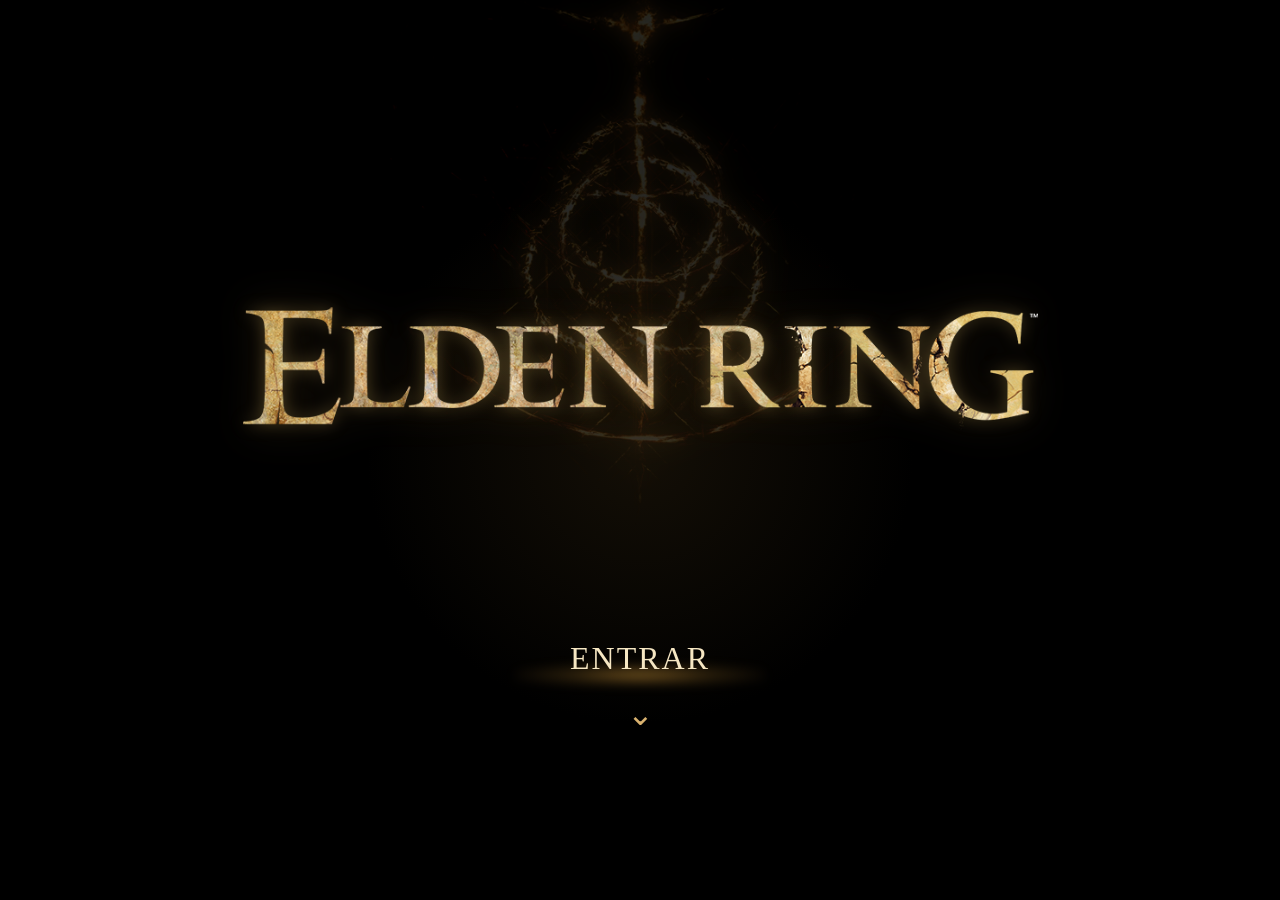
<file: index.html>
<!DOCTYPE html>
<html lang="pt-br">

<head>
    <meta charset="UTF-8">
    <meta name="viewport" content="width=device-width, initial-scale=1.0">
    <title>Elden Ring</title>
    <link rel="stylesheet" href="css/style.css">
    <link rel="preconnect" href="https://fonts.googleapis.com">
    <link rel="preconnect" href="https://fonts.gstatic.com" crossorigin>
</head>

<body class="login-page">
    <div class="container">
        <img src="images/ImgLogin/Simbolo.webp" alt="simbolo elden" class="symbol">
        <img src="images/ImgLogin/Logo.png" alt="logo elden" class="logo">
        <a href="pages/home.html" class="enter" id="enterButton">
            ENTRAR
        </a>
        <div class="arrow">
            ⌄
        </div>
    </div>
</body>

</html>
</file>
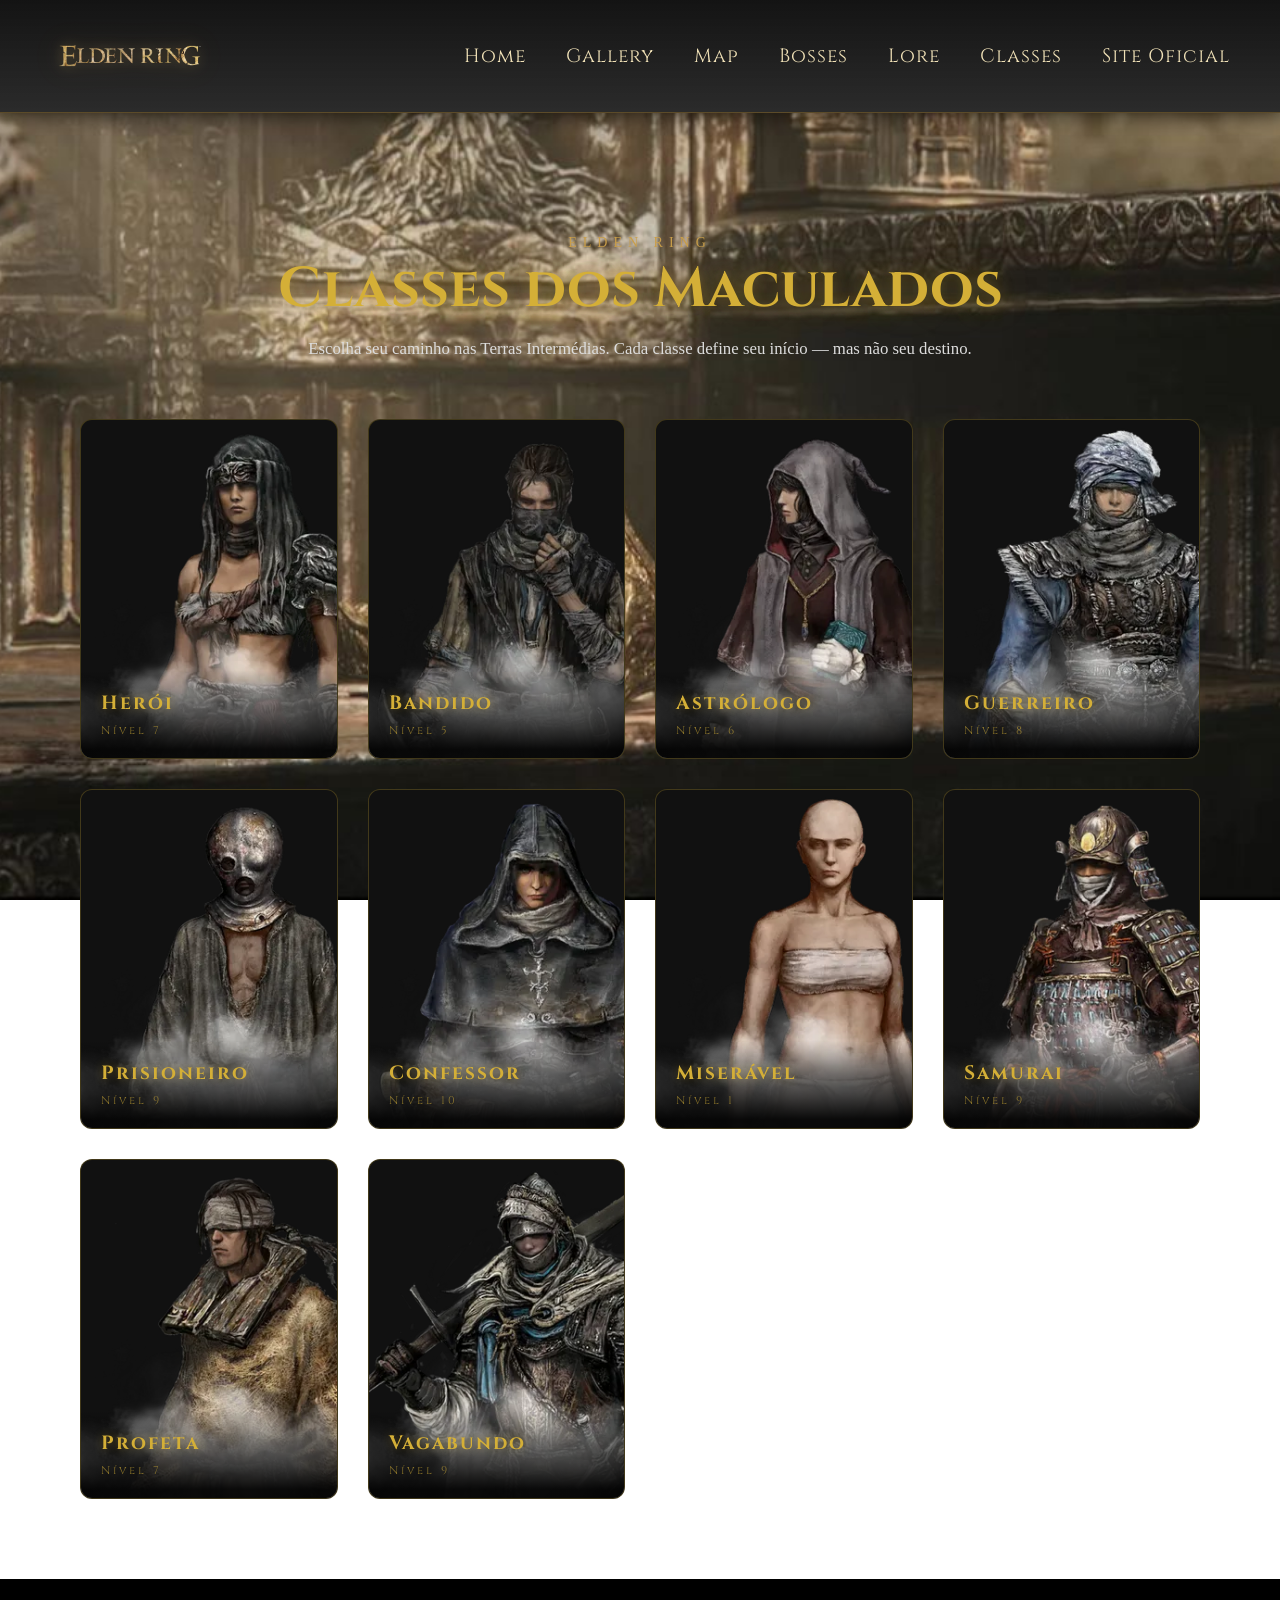
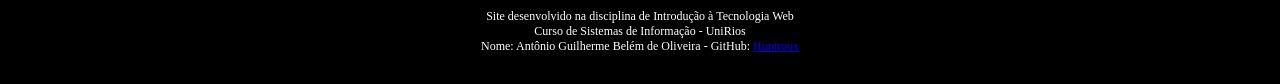
<file: pages/classes.html>
<!DOCTYPE html>
<html lang="pt-br">

<head>
    <meta charset="UTF-8">
    <meta name="viewport" content="width=device-width, initial-scale=1.0">
    <title>Elden Ring - Classes</title>
    <link rel="stylesheet" href="../css/style.css">
    <link rel="preconnect" href="https://fonts.googleapis.com">
    <link href="https://fonts.googleapis.com/css2?family=Cinzel:wght@400;600;700&family=Crimson+Text:ital,wght@0,400;1,400&display=swap" rel="stylesheet">
</head>

<body class="home-page">

    <header id="cabecalho">
        <div class="container-header">
            <img src="../images/ImgLogin/Logo.png" alt="Logo Elden" class="logo-header">
            <nav id="menu">
                <ul>
                    <li><a href="home.html">Home</a></li>
                    <li><a href="gallery.html">Gallery</a></li>
                    <li><a href="map.html">Map</a></li>
                    <li><a href="bosses.html">Bosses</a></li>
                    <li><a href="lore.html">Lore</a></li>
                    <li><a href="classes.html">Classes</a></li>
                    <li><a href="https://en.bandainamcoent.eu/elden-ring/elden-ring" target="_blank">Site Oficial</a></li>
                </ul>
            </nav>
        </div>
    </header>

    <section class="classes-page">

        <div class="pagina-topo-classes">
            <span class="secao-label">ELDEN RING</span>
            <h1>Classes dos Maculados</h1>
            <p>Escolha seu caminho nas Terras Intermédias. Cada classe define seu início — mas não seu destino.</p>
        </div>

        <div class="classes-grid">

            <div class="class-card"
                 data-img="../images/ImgClasses/THUMBNAIL-HERO.webp"
                 data-nome="Herói"
                 data-nivel="7"
                 data-vigor="14"
                 data-mente="9"
                 data-resistencia="12"
                 data-forca="16"
                 data-destreza="9"
                 data-inteligencia="7"
                 data-fe="8"
                 data-arcano="11"
                 data-estilo="Combate corpo a corpo pesado. Ideal para quem quer usar machados e armas grandes com alto dano."
                 data-dica="Ótima escolha para iniciantes que preferem força bruta.">
                <div class="class-card-inner">
                    <div class="class-card-front">
                        <img src="../images/ImgClasses/THUMBNAIL-HERO.webp" alt="Herói">
                        <div class="class-card-label">
                            <h3>Herói</h3>
                            <span>Nível 7</span>
                        </div>
                    </div>
                    <div class="class-card-back">
                        <h3 class="class-back-nome">Herói</h3>
                        <p class="class-back-estilo"></p>
                        <div class="class-stats"></div>
                        <p class="class-back-dica"></p>
                    </div>
                </div>
            </div>

            <div class="class-card"
                 data-img="../images/ImgClasses/bandido.jpg"
                 data-nome="Bandido"
                 data-nivel="5"
                 data-vigor="10"
                 data-mente="11"
                 data-resistencia="10"
                 data-forca="9"
                 data-destreza="13"
                 data-inteligencia="9"
                 data-fe="8"
                 data-arcano="14"
                 data-estilo="Especialista em furtividade e críticos. Usa adagas e arcos, ideal para jogadores ágeis."
                 data-dica="Perfeito para quem gosta de atacar pelas costas e explorar segredos.">
                <div class="class-card-inner">
                    <div class="class-card-front">
                        <img src="../images/ImgClasses/THUMBNAIL-BANDIT.webp" alt="Bandido">
                        <div class="class-card-label">
                            <h3>Bandido</h3>
                            <span>Nível 5</span>
                        </div>
                    </div>
                    <div class="class-card-back">
                        <h3 class="class-back-nome">Bandido</h3>
                        <p class="class-back-estilo"></p>
                        <div class="class-stats"></div>
                        <p class="class-back-dica"></p>
                    </div>
                </div>
            </div>

            <div class="class-card"
                 data-img="../images/ImgClasses/astrologo.jpg"
                 data-nome="Astrólogo"
                 data-nivel="6"
                 data-vigor="9"
                 data-mente="15"
                 data-resistencia="9"
                 data-forca="8"
                 data-destreza="12"
                 data-inteligencia="16"
                 data-fe="7"
                 data-arcano="9"
                 data-estilo="Mago puro focado em feitiçaria. Destrói inimigos à distância com magias poderosas."
                 data-dica="Difícil no início mas devastador no fim do jogo com builds de inteligência.">
                <div class="class-card-inner">
                    <div class="class-card-front">
                        <img src="../images/ImgClasses/THUMBNAIL-ASTROLOGER.webp" alt="Astrólogo">
                        <div class="class-card-label">
                            <h3>Astrólogo</h3>
                            <span>Nível 6</span>
                        </div>
                    </div>
                    <div class="class-card-back">
                        <h3 class="class-back-nome">Astrólogo</h3>
                        <p class="class-back-estilo"></p>
                        <div class="class-stats"></div>
                        <p class="class-back-dica"></p>
                    </div>
                </div>
            </div>

            <div class="class-card"
                 data-img="../images/ImgClasses/guerreiro.jpg"
                 data-nome="Guerreiro"
                 data-nivel="8"
                 data-vigor="11"
                 data-mente="12"
                 data-resistencia="11"
                 data-forca="10"
                 data-destreza="16"
                 data-inteligencia="10"
                 data-fe="8"
                 data-arcano="9"
                 data-estilo="Combatente veloz com duas espadas. Especialista em ataques rápidos e combos ágeis."
                 data-dica="Ideal para builds de destreza com espadas curvas e katanas.">
                <div class="class-card-inner">
                    <div class="class-card-front">
                        <img src="../images/ImgClasses/THUMBNAIL-WARRIOR.webp" alt="Guerreiro">
                        <div class="class-card-label">
                            <h3>Guerreiro</h3>
                            <span>Nível 8</span>
                        </div>
                    </div>
                    <div class="class-card-back">
                        <h3 class="class-back-nome">Guerreiro</h3>
                        <p class="class-back-estilo"></p>
                        <div class="class-stats"></div>
                        <p class="class-back-dica"></p>
                    </div>
                </div>
            </div>

            <div class="class-card"
                 data-img="../images/ImgClasses/prisioneiro.jpg"
                 data-nome="Prisioneiro"
                 data-nivel="9"
                 data-vigor="11"
                 data-mente="12"
                 data-resistencia="11"
                 data-forca="11"
                 data-destreza="14"
                 data-inteligencia="14"
                 data-fe="6"
                 data-arcano="9"
                 data-estilo="Híbrido de espada e magia. Combina ataques físicos com feitiçaria para máxima versatilidade."
                 data-dica="Perfeito para builds Arcano-Mago que usam katanas encantadas.">
                <div class="class-card-inner">
                    <div class="class-card-front">
                        <img src="../images/ImgClasses/THUMBNAIL-PRISONER.webp" alt="Prisioneiro">
                        <div class="class-card-label">
                            <h3>Prisioneiro</h3>
                            <span>Nível 9</span>
                        </div>
                    </div>
                    <div class="class-card-back">
                        <h3 class="class-back-nome">Prisioneiro</h3>
                        <p class="class-back-estilo"></p>
                        <div class="class-stats"></div>
                        <p class="class-back-dica"></p>
                    </div>
                </div>
            </div>

            <div class="class-card"
                 data-img="../images/ImgClasses/confessor.jpg"
                 data-nome="Confessor"
                 data-nivel="10"
                 data-vigor="10"
                 data-mente="13"
                 data-resistencia="10"
                 data-forca="12"
                 data-destreza="12"
                 data-inteligencia="9"
                 data-fe="14"
                 data-arcano="9"
                 data-estilo="Guerreiro sagrado com acesso a incantações. Combina espada e fé para lutar e se curar."
                 data-dica="Ótimo para iniciantes — a cura por incantações facilita muito o início.">
                <div class="class-card-inner">
                    <div class="class-card-front">
                        <img src="../images/ImgClasses/THUMBNAIL-CONFESSOR.webp" alt="Confessor">
                        <div class="class-card-label">
                            <h3>Confessor</h3>
                            <span>Nível 10</span>
                        </div>
                    </div>
                    <div class="class-card-back">
                        <h3 class="class-back-nome">Confessor</h3>
                        <p class="class-back-estilo"></p>
                        <div class="class-stats"></div>
                        <p class="class-back-dica"></p>
                    </div>
                </div>
            </div>

            <div class="class-card"
                 data-img="../images/ImgClasses/miseravel.jpg"
                 data-nome="Miserável"
                 data-nivel="1"
                 data-vigor="10"
                 data-mente="10"
                 data-resistencia="10"
                 data-forca="10"
                 data-destreza="10"
                 data-inteligencia="10"
                 data-fe="10"
                 data-arcano="10"
                 data-estilo="Começa sem equipamentos e com atributos mínimos. Máxima liberdade para criar qualquer build."
                 data-dica="Para veteranos que querem total controle sobre o desenvolvimento do personagem.">
                <div class="class-card-inner">
                    <div class="class-card-front">
                        <img src="../images/ImgClasses/THUMBNAIL-WRETCH.webp" alt="Miserável">
                        <div class="class-card-label">
                            <h3>Miserável</h3>
                            <span>Nível 1</span>
                        </div>
                    </div>
                    <div class="class-card-back">
                        <h3 class="class-back-nome">Miserável</h3>
                        <p class="class-back-estilo"></p>
                        <div class="class-stats"></div>
                        <p class="class-back-dica"></p>
                    </div>
                </div>
            </div>

            <div class="class-card"
                 data-img="../images/ImgClasses/samurai.jpg"
                 data-nome="Samurai"
                 data-nivel="9"
                 data-vigor="12"
                 data-mente="11"
                 data-resistencia="13"
                 data-forca="12"
                 data-destreza="15"
                 data-inteligencia="9"
                 data-fe="8"
                 data-arcano="8"
                 data-estilo="Guerreiro oriental com katana e arco. Alto dano de sangramento e estilo de combate elegante."
                 data-dica="Uma das melhores classes para iniciantes — equilibrada e com ótimas armas iniciais.">
                <div class="class-card-inner">
                    <div class="class-card-front">
                        <img src="../images/ImgClasses/THUMBNAIL-SAMURAI.webp" alt="Samurai">
                        <div class="class-card-label">
                            <h3>Samurai</h3>
                            <span>Nível 9</span>
                        </div>
                    </div>
                    <div class="class-card-back">
                        <h3 class="class-back-nome">Samurai</h3>
                        <p class="class-back-estilo"></p>
                        <div class="class-stats"></div>
                        <p class="class-back-dica"></p>
                    </div>
                </div>
            </div>

            <div class="class-card"
                 data-img="../images/ImgClasses/profeta.jpg"
                 data-nome="Profeta"
                 data-nivel="7"
                 data-vigor="10"
                 data-mente="14"
                 data-resistencia="8"
                 data-forca="11"
                 data-destreza="10"
                 data-inteligencia="7"
                 data-fe="16"
                 data-arcano="10"
                 data-estilo="Especialista em incantações sagradas. Cura, buffs e dano divino para enfrentar qualquer desafio."
                 data-dica="Poderoso contra inimigos fracos a dano sagrado. Curva de aprendizado moderada.">
                <div class="class-card-inner">
                    <div class="class-card-front">
                        <img src="../images/ImgClasses/THUMBNAIL-PROPHET.webp" alt="Profeta">
                        <div class="class-card-label">
                            <h3>Profeta</h3>
                            <span>Nível 7</span>
                        </div>
                    </div>
                    <div class="class-card-back">
                        <h3 class="class-back-nome">Profeta</h3>
                        <p class="class-back-estilo"></p>
                        <div class="class-stats"></div>
                        <p class="class-back-dica"></p>
                    </div>
                </div>
            </div>

            <div class="class-card"
                 data-img="../images/ImgClasses/vagabundo.jpg"
                 data-nome="Vagabundo"
                 data-nivel="9"
                 data-vigor="15"
                 data-mente="10"
                 data-resistencia="11"
                 data-forca="14"
                 data-destreza="13"
                 data-inteligencia="9"
                 data-fe="9"
                 data-arcano="7"
                 data-estilo="Cavaleiro com armadura pesada e escudo. Alta defesa e vigor para resistir a qualquer golpe."
                 data-dica="A classe mais tanque do jogo. Recomendada para quem está aprendendo a jogar.">
                <div class="class-card-inner">
                    <div class="class-card-front">
                        <img src="../images/ImgClasses/THUMBNAIL-VAGABOND.webp" alt="Vagabundo">
                        <div class="class-card-label">
                            <h3>Vagabundo</h3>
                            <span>Nível 9</span>
                        </div>
                    </div>
                    <div class="class-card-back">
                        <h3 class="class-back-nome">Vagabundo</h3>
                        <p class="class-back-estilo"></p>
                        <div class="class-stats"></div>
                        <p class="class-back-dica"></p>
                    </div>
                </div>
            </div>

        </div>
    </section>

    <footer id="rodape">
        <span>
            Site desenvolvido na disciplina de Introdução à Tecnologia Web <br>
            Curso de Sistemas de Informação - UniRios<br>
            Nome: Antônio Guilherme Belém de Oliveira - GitHub:
            <a href="https://github.com/Huntroox" target="_blank">Huntroox</a>
        </span>
    </footer>

    <script src="../plugins/script.js"></script>
</body>
</html>
</file>
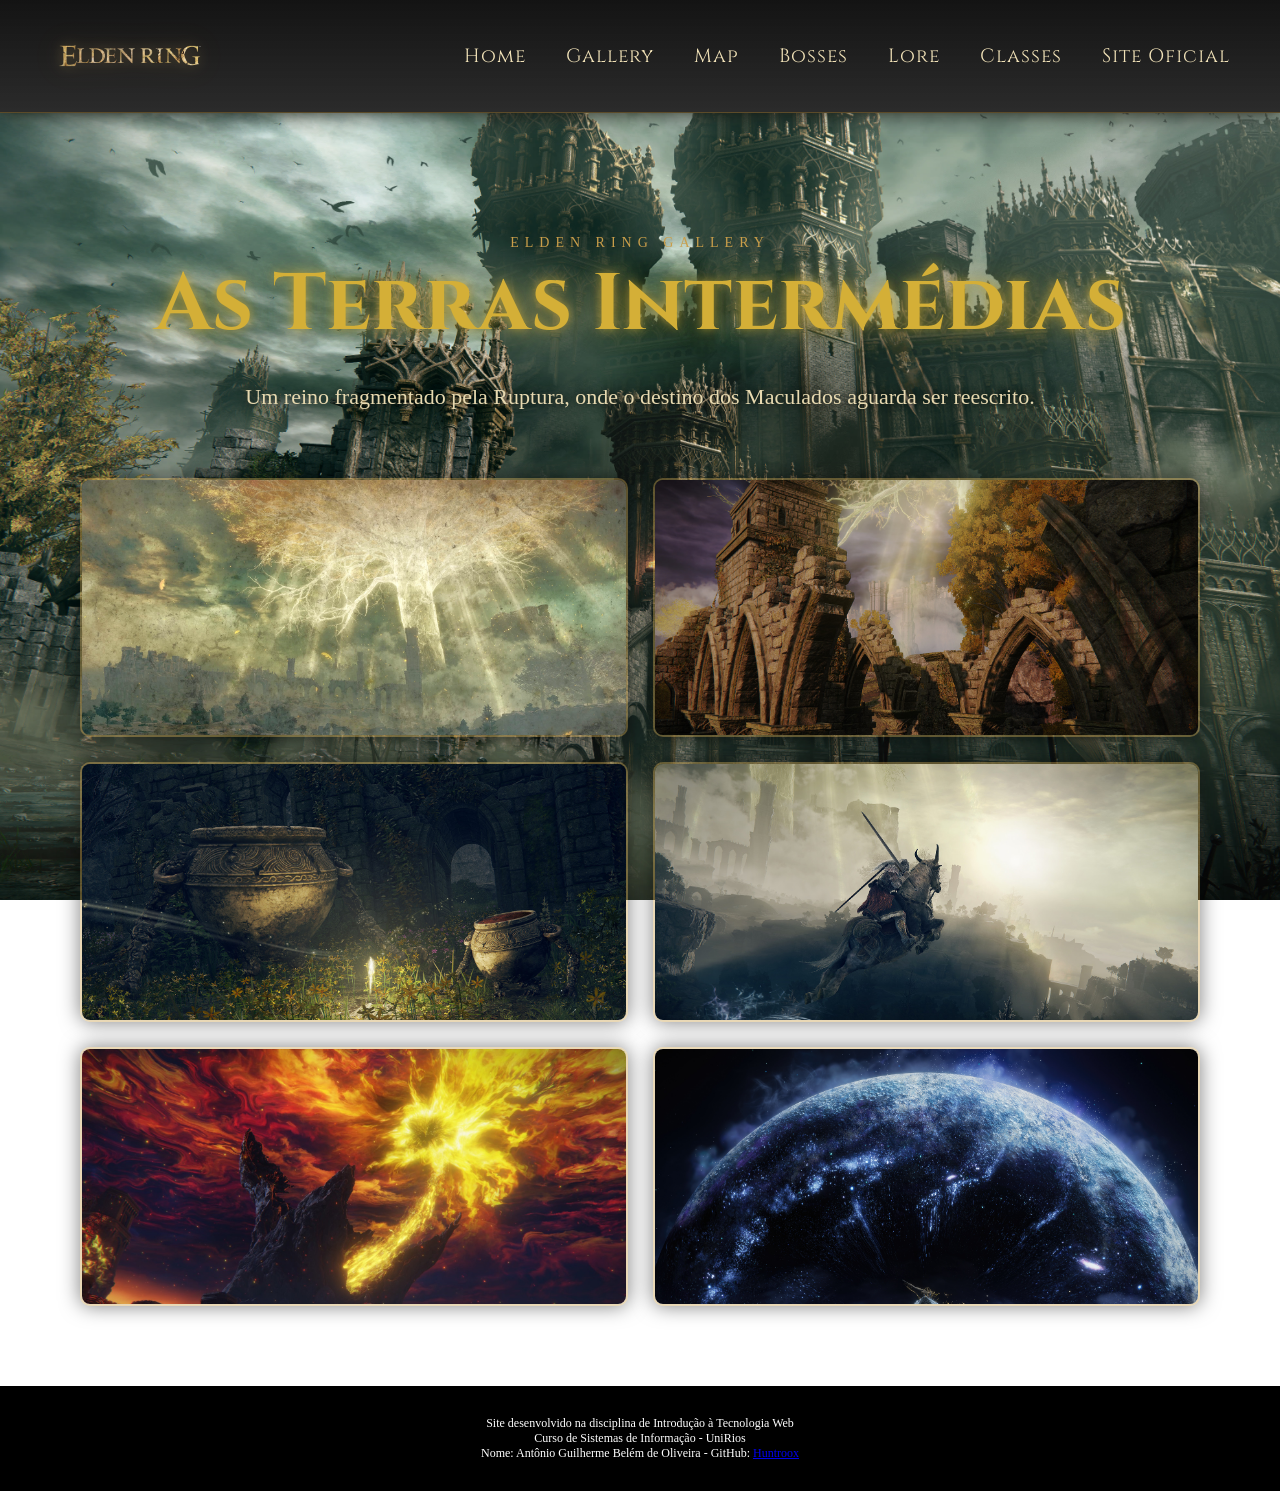
<file: pages/gallery.html>
<!DOCTYPE html>
<html lang="pt-br">

<head>
    <meta charset="UTF-8">
    <meta name="viewport" content="width=device-width, initial-scale=1.0">
    <title>Elden Ring - Gallery</title>
    <link rel="stylesheet" href="../css/style.css">
    <link rel="preconnect" href="https://fonts.googleapis.com">
</head>

<body class="home-page">
    <header id="cabecalho">
        <div class="container-header">
            <link href="https://fonts.googleapis.com/css2?family=Cinzel:wght@400;600&display=swap" rel="stylesheet">
            <img src="../images/ImgLogin/Logo.png" alt="Logo Elden" class="logo-header">
            <nav id="menu">
                <ul>
                    <li><a href="home.html">Home</a></li>
                    <li><a href="gallery.html">Gallery</a></li>
                    <li><a href="map.html">Map</a></li>
                    <li><a href="bosses.html">Bosses</a></li>
                    <li><a href="lore.html">Lore</a></li>
                    <li><a href="classes.html">Classes</a></li>
                    <li><a href="https://en.bandainamcoent.eu/elden-ring/elden-ring" target="_blank">Site Oficial</a>
                    </li>
                </ul>
            </nav>
        </div>
    </header>

    <section class="gallery-page">
        <div class="pagina-topo">
            <span class="secao-label">ELDEN RING GALLERY</span>
            <h1>As Terras Intermédias</h1>
            <p>Um reino fragmentado pela Ruptura, onde o destino dos Maculados aguarda ser reescrito.</p>
        </div>
        <div class="reinos-grid">

            <div class="gallery-card">
                <img src="../images/ImgGallery/Photo-1.webp" alt="Erdtree" class="gallery-img"
                    onclick="abrirModal(this.src)">
                <div class="gallery-info">
                    <h3>Erdtree</h3>
                    <p>A majestosa Árvore Áurea ilumina as Terras Intermédias.</p>
                </div>
            </div>

            <div class="gallery-card">
                <img src="../images/ImgGallery/Photo-2.jpeg" alt="Ruínas Antigas" class="gallery-img"
                    onclick="abrirModal(this.src)">
                <div class="gallery-info">
                    <h3>Ruínas Antigas</h3>
                    <p>Vestígios de um reino esquecido sob a luz da Erdtree.</p>
                </div>
            </div>

            <div class="gallery-card">
                <img src="../images/ImgGallery/Photo-3.jpg" alt="Jarburg" class="gallery-img"
                    onclick="abrirModal(this.src)">
                <div class="gallery-info">
                    <h3>Jarburg</h3>
                    <p>Um refúgio pacífico escondido entre flores e ruínas.</p>
                </div>
            </div>

            <div class="gallery-card">
                <img src="../images/ImgGallery/Photo-4.jpg" alt="Exploração" class="gallery-img"
                    onclick="abrirModal(this.src)">
                <div class="gallery-info">
                    <h3>Exploração</h3>
                    <p>Um Maculado atravessa as vastas terras em busca do destino.</p>
                </div>
            </div>

            <div class="gallery-card">
                <img src="../images/ImgGallery/Photo-5.jpeg" alt="Apocalipse" class="gallery-img"
                    onclick="abrirModal(this.src)">
                <div class="gallery-info">
                    <h3>Apocalipse</h3>
                    <p>O momento apocalíptico da Chama Frenética na Erdtree, com o céu derretendo em um turbilhão de
                        fogo dourado e caos.</p>
                </div>
            </div>

            <div class="gallery-card">
                <img src="../images/ImgGallery/Photo-6.jpeg" alt="Reino Estelar" class="gallery-img"
                    onclick="abrirModal(this.src)">
                <div class="gallery-info">
                    <h3>Reino Estelar</h3>
                    <p>O mistério cósmico que aguarda além das estrelas.</p>
                </div>
            </div>

            <div id="modal" class="modal" onclick="fecharModal()">
                <img id="imgModal" class="modal-content">
            </div>

        </div>
    </section>


    <script src="../plugins/script.js"></script>
    
    <footer id="rodape">
        <span>
            Site desenvolvido na disciplina de Introdução à Tecnologia Web <br>
            Curso de Sistemas de Informação - UniRios<br>
            Nome: Antônio Guilherme Belém de Oliveira - GitHub:
            <a href="https://github.com/Huntroox" target="_blank">Huntroox</a>
        </span>
    </footer>

</body>

</html>
</file>
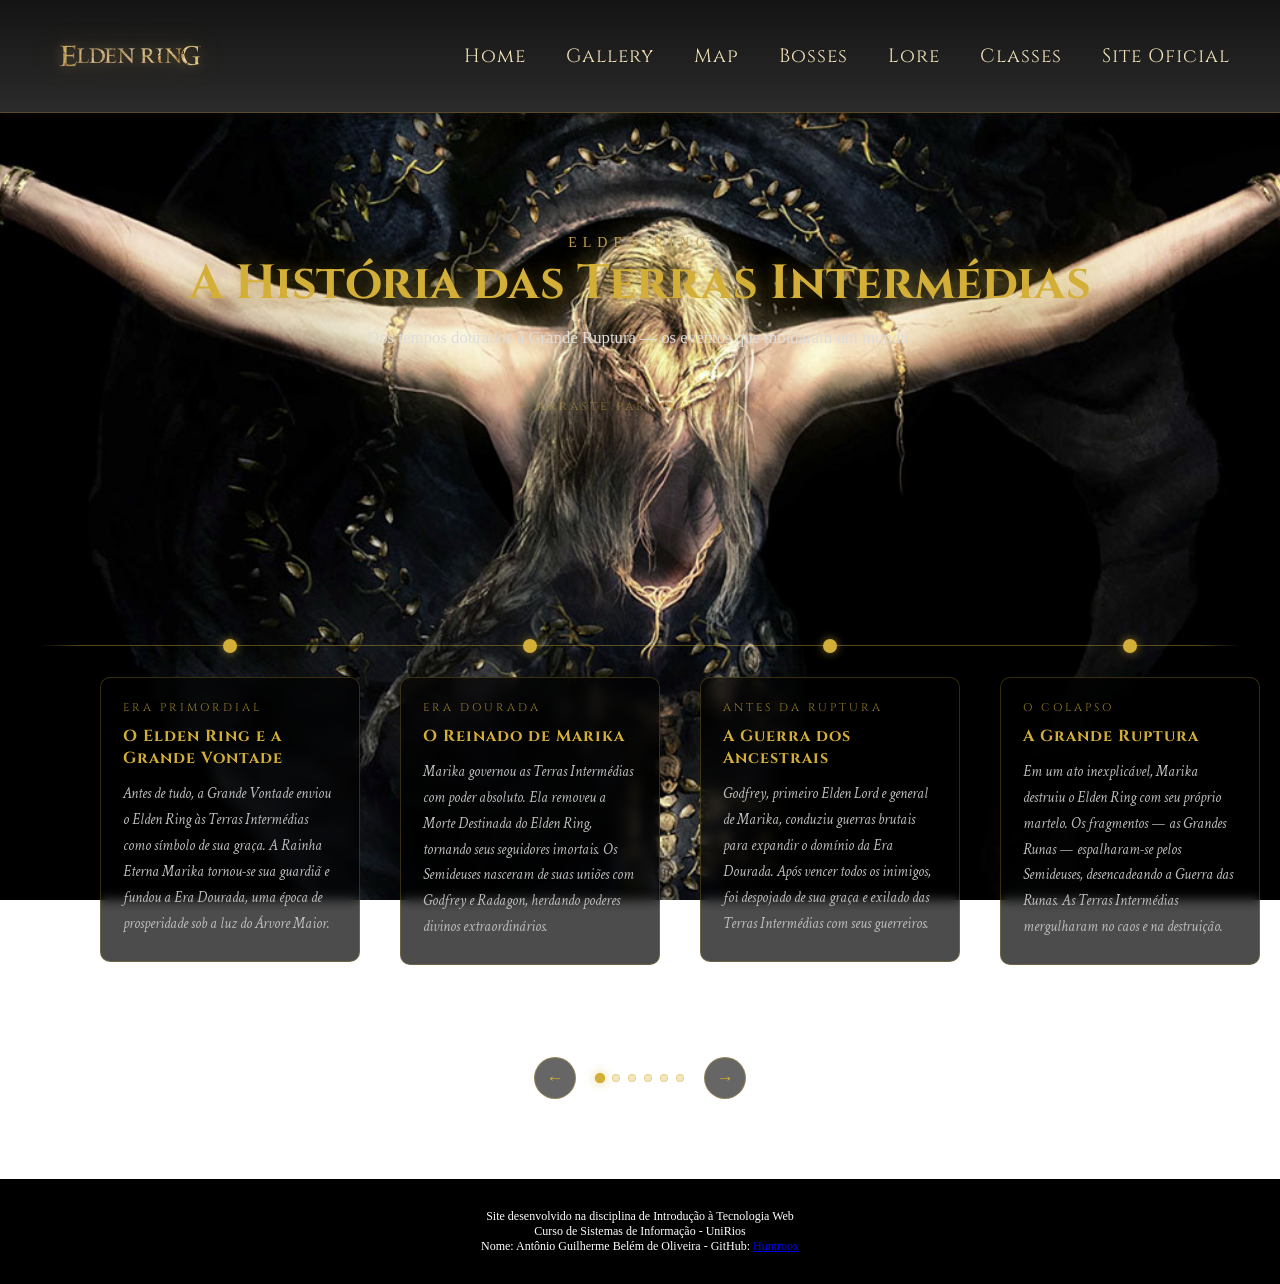
<file: pages/lore.html>
<!DOCTYPE html>
<html lang="pt-br">

<head>
    <meta charset="UTF-8">
    <meta name="viewport" content="width=device-width, initial-scale=1.0">
    <title>Elden Ring - Lore</title>
    <link rel="stylesheet" href="../css/style.css">
    <link rel="preconnect" href="https://fonts.googleapis.com">
    <link href="https://fonts.googleapis.com/css2?family=Cinzel:wght@400;600;700&family=Crimson+Text:ital,wght@0,400;1,400&display=swap" rel="stylesheet">
</head>

<body class="home-page">

    <header id="cabecalho">
        <div class="container-header">
            <img src="../images/ImgLogin/Logo.png" alt="Logo Elden" class="logo-header">
            <nav id="menu">
                <ul>
                    <li><a href="home.html">Home</a></li>
                    <li><a href="gallery.html">Gallery</a></li>
                    <li><a href="map.html">Map</a></li>
                    <li><a href="bosses.html">Bosses</a></li>
                    <li><a href="lore.html">Lore</a></li>
                    <li><a href="classes.html">Classes</a></li>
                    <li><a href="https://en.bandainamcoent.eu/elden-ring/elden-ring" target="_blank">Site Oficial</a></li>
                </ul>
            </nav>
        </div>
    </header>

    <section class="lore-page">

        <div class="pagina-topo-lore">
            <span class="secao-label">ELDEN RING</span>
            <h1>A História das Terras Intermédias</h1>
            <p>Dos tempos dourados à Grande Ruptura — os eventos que moldaram um mundo.</p>
        </div>

        <div class="lore-hint">
            <span>&#8592; arraste para navegar &#8594;</span>
        </div>

        <div class="lore-timeline-wrap">
            <div class="lore-timeline">

                <div class="lore-event">
                    <div class="lore-event-dot"></div>
                    <div class="lore-event-card">
                        <span class="lore-event-era">Era Primordial</span>
                        <h3>O Elden Ring e a Grande Vontade</h3>
                        <p>Antes de tudo, a Grande Vontade enviou o Elden Ring às Terras Intermédias como símbolo de sua graça. A Rainha Eterna Marika tornou-se sua guardiã e fundou a Era Dourada, uma época de prosperidade sob a luz do Árvore Maior.</p>
                    </div>
                </div>

                <div class="lore-event">
                    <div class="lore-event-dot"></div>
                    <div class="lore-event-card">
                        <span class="lore-event-era">Era Dourada</span>
                        <h3>O Reinado de Marika</h3>
                        <p>Marika governou as Terras Intermédias com poder absoluto. Ela removeu a Morte Destinada do Elden Ring, tornando seus seguidores imortais. Os Semideuses nasceram de suas uniões com Godfrey e Radagon, herdando poderes divinos extraordinários.</p>
                    </div>
                </div>

                <div class="lore-event">
                    <div class="lore-event-dot"></div>
                    <div class="lore-event-card">
                        <span class="lore-event-era">Antes da Ruptura</span>
                        <h3>A Guerra dos Ancestrais</h3>
                        <p>Godfrey, primeiro Elden Lord e general de Marika, conduziu guerras brutais para expandir o domínio da Era Dourada. Após vencer todos os inimigos, foi despojado de sua graça e exilado das Terras Intermédias com seus guerreiros.</p>
                    </div>
                </div>

                <div class="lore-event">
                    <div class="lore-event-dot"></div>
                    <div class="lore-event-card">
                        <span class="lore-event-era">O Colapso</span>
                        <h3>A Grande Ruptura</h3>
                        <p>Em um ato inexplicável, Marika destruiu o Elden Ring com seu próprio martelo. Os fragmentos — as Grandes Runas — espalharam-se pelos Semideuses, desencadeando a Guerra das Runas. As Terras Intermédias mergulharam no caos e na destruição.</p>
                    </div>
                </div>

                <div class="lore-event">
                    <div class="lore-event-dot"></div>
                    <div class="lore-event-card">
                        <span class="lore-event-era">Guerra das Runas</span>
                        <h3>O Conflito dos Semideuses</h3>
                        <p>Cada Semideus reivindicou sua Grande Runa e travou guerra pelos fragmentos restantes. Malenia enfrentou Radahn em Caelid, liberando a Podridão Escarlate. A terra foi marcada para sempre por batalhas devastadoras entre herdeiros divinos.</p>
                    </div>
                </div>

                <div class="lore-event">
                    <div class="lore-event-dot"></div>
                    <div class="lore-event-card">
                        <span class="lore-event-era">O Presente</span>
                        <h3>O Chamado dos Maculados</h3>
                        <p>Sem graça mas guiados pela luz da graça perdida, os Maculados retornam às Terras Intermédias. Sua missão: reunir as Grandes Runas, restaurar o Elden Ring e tornar-se o novo Elden Lord — ou reescrever o destino de um mundo inteiro.</p>
                    </div>
                </div>

            </div>

            <!-- linha horizontal -->
            <div class="lore-line"></div>
        </div>

        <!-- botões de navegação -->
        <div class="lore-nav">
            <button class="lore-nav-btn" id="lore-prev">&#8592;</button>
            <div class="lore-nav-dots" id="lore-dots"></div>
            <button class="lore-nav-btn" id="lore-next">&#8594;</button>
        </div>

    </section>

    <footer id="rodape">
        <span>
            Site desenvolvido na disciplina de Introdução à Tecnologia Web <br>
            Curso de Sistemas de Informação - UniRios<br>
            Nome: Antônio Guilherme Belém de Oliveira - GitHub:
            <a href="https://github.com/Huntroox" target="_blank">Huntroox</a>
        </span>
    </footer>

    <script src="../plugins/script.js"></script>
</body>
</html>
</file>
<file: css/style.css>
* {
  margin: 0;
  padding: 0;
  box-sizing: border-box;
}

.login-page {
  width: 100%;
  height: 100vh;
  overflow: hidden;
  background: #000;
  display: flex;
  justify-content: center;
  align-items: center;
  font-family: 'Cinzel', serif;
  position: relative;
}

/* Fundo cinematográfico */
.login-page::before {
  content: "";
  position: absolute;
  width: 100%;
  height: 100%;

  background:
    radial-gradient(circle at center,
      rgba(255, 190, 80, 0.08) 0%,
      rgba(0, 0, 0, 0.6) 35%,
      rgba(0, 0, 0, 0.95) 70%);

  z-index: 0;
}

.container {
  position: relative;
  width: 100%;
  height: 100vh;

  display: flex;
  justify-content: center;
  align-items: center;
  flex-direction: column;

  z-index: 2;
}

/* Símbolo */
.symbol {
  position: absolute;

  top: -8%;

  width: 650px;

  opacity: 0.15;

  filter:
    drop-shadow(0 0 10px rgba(255, 190, 80, 0.6)) drop-shadow(0 0 30px rgba(255, 180, 60, 0.3));

  animation: pulse 4s ease-in-out infinite;
}

@keyframes pulse {

  0% {
    transform: scale(1);
    opacity: 0.35;
  }

  50% {
    transform: scale(1.03);
    opacity: 1;
  }

  100% {
    transform: scale(1);
    opacity: 0.35;
  }
}

/* Logo */
.logo {
  width: 900px;
  max-width: 90%;

  position: relative;
  z-index: 2;

  filter:
    drop-shadow(0 0 8px rgba(255, 215, 120, 0.25)) drop-shadow(0 0 20px rgba(255, 190, 80, 0.15));
}

/* Entrar */
.enter {
  margin-top: 70px;

  position: relative;

  color: #f6e7c3;
  font-size: 2rem;
  letter-spacing: 2px;
  text-decoration: none;

  transition: 0.4s;
  z-index: 2;
}

.enter::before {
  content: "";

  position: absolute;
  left: 50%;
  transform: translateX(-50%);
  bottom: -8px;

  width: 180%;
  height: 20px;

  background: radial-gradient(ellipse at center,
      rgba(255, 185, 70, 0.55) 0%,
      rgba(255, 185, 70, 0.18) 40%,
      transparent 80%);

  filter: blur(6px);

  z-index: -1;
  transition: 0.4s;
}

.enter:hover {
  color: #fff4d7;

  text-shadow:
    0 0 10px rgba(255, 220, 150, 0.9),
    0 0 20px rgba(255, 180, 70, 0.8),
    0 0 40px rgba(255, 160, 40, 0.6);
}

.enter:hover::before {
  width: 230%;
  opacity: 1;
}

/* Seta */
.arrow {
  margin-top: 18px;

  color: #d9b26f;
  font-size: 2rem;

  animation: float 2s infinite ease-in-out;
}

@keyframes float {

  0% {
    transform: translateY(0);
  }

  50% {
    transform: translateY(8px);
  }

  100% {
    transform: translateY(0);
  }
}

/* Rodapé */
.footer {
  position: absolute;
  bottom: 22px;

  text-align: center;

  color: #7f725d;
  font-size: 0.7rem;
  letter-spacing: 1px;

  opacity: 0.7;
}

/* Responsivo */
@media(max-width:768px) {

  .symbol {
    width: 280px;
  }

  .enter {
    font-size: 1.5rem;
  }

  .logo {
    width: 95%;
  }
}

/* HEADER */
#cabecalho {

  background: linear-gradient(to bottom,
      rgba(10, 10, 10, 0.96),
      rgba(20, 20, 20, 0.90));

  border-bottom: 1px solid rgba(201, 158, 74, 0.4);

  padding: 20px 50px;

  position: sticky;
  top: 0;

  z-index: 999;

  backdrop-filter: blur(4px);

  box-shadow:
    0 0 20px rgba(0, 0, 0, 0.8),
    0 0 10px rgba(201, 158, 74, 0.1);
}

/* CONTAINER */
.container-header {

  display: flex;
  justify-content: space-between;
  align-items: center;
}

/* LOGO */
.logo-header {

  width: 160px;

  filter:
    drop-shadow(0 0 6px rgba(255, 215, 120, 0.25)) drop-shadow(0 0 14px rgba(255, 190, 80, 0.18));

  transition: 0.4s;
}

.logo-header:hover {

  transform: scale(1.03);

  filter:
    drop-shadow(0 0 10px rgba(255, 220, 150, 0.5)) drop-shadow(0 0 18px rgba(255, 180, 70, 0.35));
}

/* MENU */
#menu ul {

  display: flex;
  align-items: center;

  gap: 40px;

  list-style: none;
}

/* IMPORTANTE */
#menu ul li {
  position: relative;
}

/* LINKS */
#menu ul li a {

  color: #f1e2b8;

  text-decoration: none;

  font-family: 'Cinzel', serif;

  font-size: 1.2rem;

  letter-spacing: 1px;

  transition: 0.3s;

  position: relative;
}

/* LINHA ANIMADA */
#menu ul li a::after {

  content: "";

  position: absolute;

  left: 0;
  bottom: -6px;

  width: 0%;
  height: 1px;

  background: #c99e4a;

  transition: 0.4s;
}

/* HOVER */
#menu ul li a:hover {

  color: #fff4d6;

  text-shadow:
    0 0 5px rgba(255, 220, 150, 0.7),
    0 0 12px rgba(255, 190, 70, 0.5);
}

#menu ul li a:hover::after {
  width: 100%;
}

.home-content {
  margin: 0;
  height: 100vh;
  background-image: url("../images/ImgHome/BackgroundElden.jpg");
  background-size: cover;
  background-position: center;
  background-attachment: fixed;
  color: white;
  font-family: 'Cinzel', serif;
}

.home-content {
  min-height: 100vh;

  display: flex;
  justify-content: space-between;
  align-items: center;

  padding: 120px 80px;
  gap: 80px;
}

.text-home {
  width: 50%;

  background: rgba(0, 0, 0, 0.35);

  padding: 30px;

  border-radius: 10px;

  backdrop-filter: blur(3px);
}

.text-home h1 {
  font-size: 2rem;
  margin-bottom: 45px;
}

.text-home p {
  font-size: 0.9rem;
  line-height: 1.8;
  margin-bottom: 15px;
}

#rodape {
  background-color: #000;
  padding: 30px;
  text-align: center;
  color: white;
  font-size: 12px;
}

.video-home {
  width: 50%;

  display: flex;
  justify-content: center;
  align-items: center;
}

.video-home video {
  width: 100%;
  max-width: 750px;

  border: 2px solid rgba(201, 158, 74, 0.4);

  border-radius: 8px;

  box-shadow:
    0 0 20px rgba(0, 0, 0, 0.8),
    0 0 30px rgba(201, 158, 74, 0.2);

  transition: 0.4s;
}

.video-home video:hover {
  transform: scale(1.02);

  box-shadow:
    0 0 25px rgba(0, 0, 0, 0.9),
    0 0 40px rgba(201, 158, 74, 0.35);
}

.gallery-page {
  min-height: 100vh;
  background: url("../images/ImgGallery/BackgroundGallery.jpg") center/cover no-repeat fixed;
  padding: 120px 80px 80px;
}

.pagina-topo {
  text-align: center;
  margin-bottom: 4rem;
  color: rgba(255, 255, 255, 0.904);
}

.pagina-topo h1 {
  font-family: 'Cinzel', serif;
  font-size: 80px;
  color: #d4af37;

  text-shadow:
    0 0 10px rgba(212, 175, 55, 0.6),
    0 0 25px rgba(212, 175, 55, 0.4),
    0 0 40px rgba(212, 175, 55, 0.2);
}

.pagina-topo p {
  color: #e7d9b0;
  font-size: 22px;
  max-width: 900px;
  margin: 20px auto 0;
  line-height: 1.6;
  text-shadow: 0 0 8px rgba(0, 0, 0, 0.8);
}

.gallery-card {
  position: relative;
  overflow: hidden;
  border-radius: 8px;
  aspect-ratio: 19 / 9;
  box-shadow: 5px 10px 15px rgba(0, 0, 0, 0.5);
  border: 2px solid #a5b1c2;
  cursor: pointer;
}

.gallery-img {
  width: 100%;
  height: 100%;
  object-fit: cover;
  transition: 0.5s ease;
}

.reinos-grid {
  display: grid;
  grid-template-columns: repeat(2, 1fr);
  gap: 25px;
  max-width: 1400px;
  margin: auto;
}

.gallery-card {
  position: relative;
  overflow: hidden;
  border-radius: 10px;
  cursor: pointer;
  border: 2px solid rgba(201, 158, 74, 0.4);
  box-shadow: 0 0 20px rgba(0, 0, 0, 0.5);
}

.gallery-img {
  width: 100%;
  height: 350px;
  object-fit: cover;
  display: block;
  transition: 0.5s ease;
}

/* Efeito de zoom */
.gallery-card:hover .gallery-img {
  transform: scale(1.1);
}

/* Informações escondidas */
.gallery-info {
  position: absolute;
  bottom: 0;
  left: 0;
  width: 100%;

  padding: 20px;

  background: linear-gradient(to top,
      rgba(0, 0, 0, 0.95),
      rgba(0, 0, 0, 0.7),
      transparent);

  color: white;

  transform: translateY(100%);
  transition: 0.4s ease;
}

/* Mostrar informações */
.gallery-card:hover .gallery-info {
  transform: translateY(0);
}

.gallery-info h3 {
  color: #d4af37;
  margin-bottom: 10px;
  font-family: 'Cinzel', serif;
}

.gallery-info p {
  font-size: 14px;
  line-height: 1.5;
}

.modal {
  display: none;
  position: fixed;
  z-index: 9999;
  left: 0;
  top: 0;
  width: 100%;
  height: 100%;

  background: rgba(0, 0, 0, 0.95);

  justify-content: center;
  align-items: center;
}

.modal-content {
  max-width: 90%;
  max-height: 90%;
  border: 3px solid #d4af37;
  border-radius: 8px;

  animation: zoom 0.3s ease;
}

@keyframes zoom {
  from {
    transform: scale(0.7);
    opacity: 0;
  }

  to {
    transform: scale(1);
    opacity: 1;
  }
}

.secao-label {
  color: #c99e4a;
  letter-spacing: 6px;
  font-size: 14px;
  text-transform: uppercase;
}

/* ───── BOSSES PAGE ───── */
.bosses-page {
  min-height: 100vh;
  background: url("../images/ImgBosses/BackgroundBosses.png") center/cover no-repeat fixed;
  padding: 120px 80px 80px;
}

.pagina-topo-bosses {
  text-align: center;
  margin-bottom: 70px;
}

.pagina-topo-bosses h1 {
  font-family: 'Cinzel', serif;
  font-size: 4rem;
  color: #d4af37;
  text-shadow:
    0 0 15px rgba(212,175,55,.3),
    0 0 40px rgba(212,175,55,.2);
  margin-bottom: 15px;
}

.pagina-topo-bosses p {
  color: #ddd;
  font-size: 1.1rem;
}

.bosses-grid {
  display: grid;
  grid-template-columns: repeat(auto-fit, minmax(300px, 1fr));
  gap: 35px;
  max-width: 1500px;
  margin: 60px auto;
}

.bosses-card {
  position: relative;
  height: 350px;
  overflow: hidden;
  border-radius: 16px;
  cursor: pointer;
  border: 1px solid rgba(212, 175, 55, .3);
  background: #111;
  transition: all .4s ease;
  box-shadow:
    0 0 10px rgba(0,0,0,.6),
    0 0 20px rgba(212,175,55,.08);
}

.bosses-card::before {
  content: "";
  pointer-events: none;
  position: absolute;
  inset: 0;
  border-radius: 16px;
  background: linear-gradient(45deg, transparent, rgba(212,175,55,.15), transparent);
  opacity: 0;
  transition: .5s;
}

.bosses-card:hover::before { opacity: 1; }

.bosses-card:hover {
  transform: translateY(-10px) scale(1.02);
  box-shadow:
    0 0 15px rgba(212,175,55,.5),
    0 0 35px rgba(212,175,55,.3),
    0 0 60px rgba(212,175,55,.15);
}

.bosses-card img {
  width: 100%;
  height: 100%;
  object-fit: cover;
  transition: transform .8s ease, filter .5s ease;
}

.bosses-card:hover img {
  transform: scale(1.12);
  filter: brightness(.4) contrast(1.15);
}

.bosses-overlay {
  position: absolute;
  inset: 0;
  pointer-events: none;
  display: flex;
  flex-direction: column;
  justify-content: flex-end;
  padding: 25px;
  background: linear-gradient(to top, rgba(0,0,0,.95) 5%, rgba(0,0,0,.65) 40%, transparent 80%);
  transition: .4s;
}

.bosses-overlay h3 {
  color: #d4af37;
  font-size: 1.6rem;
  font-family: 'Cinzel', serif;
  letter-spacing: 2px;
  text-shadow: 0 0 5px rgba(212,175,55,.4), 0 0 15px rgba(212,175,55,.3);
  margin-bottom: 10px;
}

.bosses-overlay p {
  color: #ddd;
  opacity: 0;
  transform: translateY(20px);
  transition: .4s;
}

.bosses-card:hover .bosses-overlay p {
  opacity: 1;
  transform: translateY(0);
}

/* ── MODAL ── */
.boss-modal {
    position: fixed;
    inset: 0;
    z-index: 9999;
    display: flex;
    align-items: center;
    justify-content: center;
    opacity: 0;
    pointer-events: none;
    transition: opacity .4s ease;
}

.boss-modal.active {
    opacity: 1;
    pointer-events: all;
}

.boss-modal-backdrop {
    position: absolute;
    inset: 0;
    background: rgba(0, 0, 0, 0.92);
    cursor: pointer;
    backdrop-filter: blur(4px);
}

.boss-modal-content {
    position: relative;
    z-index: 1;
    transform: scale(0.88) translateY(20px);
    transition: transform .45s cubic-bezier(.34, 1.56, .64, 1);
}

.boss-modal.active .boss-modal-content {
    transform: scale(1) translateY(0);
}

/* moldura com cantos decorativos */
.boss-modal-frame {
    position: relative;
    padding: 6px;
    background: linear-gradient(135deg,
        rgba(212,175,55,0.15) 0%,
        rgba(212,175,55,0.05) 50%,
        rgba(212,175,55,0.15) 100%);
    border: 1px solid rgba(212, 175, 55, 0.35);
}

/* cantos ornamentais */
.boss-modal-corner {
    position: absolute;
    width: 18px;
    height: 18px;
    border-color: #d4af37;
    border-style: solid;
    z-index: 2;
}
.boss-modal-corner.tl { top: -1px; left: -1px;  border-width: 2px 0 0 2px; }
.boss-modal-corner.tr { top: -1px; right: -1px; border-width: 2px 2px 0 0; }
.boss-modal-corner.bl { bottom: -1px; left: -1px;  border-width: 0 0 2px 2px; }
.boss-modal-corner.br { bottom: -1px; right: -1px; border-width: 0 2px 2px 0; }

.boss-modal-close {
    position: absolute;
    top: 10px;
    right: 10px;
    z-index: 10;
    background: rgba(0,0,0,0.7);
    border: 1px solid rgba(212,175,55,0.4);
    color: #d4af37;
    width: 34px;
    height: 34px;
    border-radius: 50%;
    font-size: 1rem;
    cursor: pointer;
    display: flex;
    align-items: center;
    justify-content: center;
    transition: background .25s, box-shadow .25s;
}

.boss-modal-close:hover {
    background: rgba(212,175,55,0.18);
    box-shadow: 0 0 12px rgba(212,175,55,0.4);
}

.boss-modal-img {
    display: block;
    max-width: 88vw;
    max-height: 62vh;
    width: auto;
    height: auto;
    object-fit: contain;
}

/* info abaixo da imagem */
.boss-modal-info {
    padding: 10px 16px 14px;
    text-align: center;
}

.boss-modal-divider {
    height: 1px;
    background: linear-gradient(to right,
        transparent,
        rgba(212,175,55,0.6) 20%,
        rgba(212,175,55,0.6) 80%,
        transparent);
    margin: 8px 0;
}

.boss-modal-title {
    font-family: 'Cinzel', serif;
    font-size: 1.25rem;
    font-weight: 600;
    color: #d4af37;
    letter-spacing: 3px;
    margin: 8px 0 6px;
    text-shadow: 0 0 14px rgba(212,175,55,0.4);
}

.boss-modal-lore {
    font-family: 'Crimson Text', serif;
    font-style: italic;
    color: #bbb;
    font-size: 1rem;
    margin: 0 0 8px;
    letter-spacing: 0.5px;
}

/* ── MAP PAGE ── */
.map-page {
    min-height: 100vh;
    background: url("../images/ImgMap/BackgroundMap.webp") center/cover no-repeat fixed;
    padding: 120px 80px 80px;
}

.pagina-topo-map {
    text-align: center;
    margin-bottom: 60px;
}

.pagina-topo-map h1 {
    font-family: 'Cinzel', serif;
    font-size: 3.5rem;
    color: #d4af37;
    text-shadow:
        0 0 15px rgba(212,175,55,.3),
        0 0 40px rgba(212,175,55,.2);
    margin-bottom: 12px;
}

.pagina-topo-map p {
    color: #ddd;
    font-size: 1.1rem;
}

/* layout principal */
.map-layout {
    display: flex;
    gap: 40px;
    max-width: 1400px;
    margin: 0 auto;
    align-items: flex-start;
}

/* ── SIDEBAR ── */
.map-sidebar {
    display: flex;
    flex-direction: column;
    gap: 10px;
    min-width: 260px;
    width: 260px;
}

.map-region {
    display: flex;
    align-items: center;
    gap: 16px;
    padding: 16px 20px;
    border: 1px solid rgba(212,175,55,.2);
    border-radius: 8px;
    background: rgba(0,0,0,.55);
    cursor: pointer;
    transition: all .3s ease;
    backdrop-filter: blur(4px);
}

.map-region:hover {
    border-color: rgba(212,175,55,.55);
    background: rgba(212,175,55,.08);
    transform: translateX(6px);
}

.map-region.active {
    border-color: rgba(212,175,55,.7);
    background: rgba(212,175,55,.12);
    box-shadow: 0 0 18px rgba(212,175,55,.2);
}

.map-region-num {
    font-family: 'Cinzel', serif;
    font-size: 0.75rem;
    color: rgba(212,175,55,.6);
    letter-spacing: 2px;
    min-width: 24px;
}

.map-region.active .map-region-num {
    color: #d4af37;
}

.map-region-name {
    font-family: 'Cinzel', serif;
    font-size: 0.95rem;
    color: #ccc;
    letter-spacing: 1px;
    transition: color .3s;
}

.map-region:hover .map-region-name,
.map-region.active .map-region-name {
    color: #d4af37;
}

/* ── DISPLAY ── */
.map-display {
    flex: 1;
    display: flex;
    flex-direction: column;
    gap: 0;
}

.map-img-wrap {
    position: relative;
    border: 1px solid rgba(212,175,55,.35);
    line-height: 0;
}

/* cantos ornamentais */
.map-corner {
    position: absolute;
    width: 20px;
    height: 20px;
    border-color: #d4af37;
    border-style: solid;
    z-index: 2;
}
.map-corner.tl { top: -1px;    left: -1px;  border-width: 2px 0 0 2px; }
.map-corner.tr { top: -1px;    right: -1px; border-width: 2px 2px 0 0; }
.map-corner.bl { bottom: -1px; left: -1px;  border-width: 0 0 2px 2px; }
.map-corner.br { bottom: -1px; right: -1px; border-width: 0 2px 2px 0; }

#map-img {
    width: 100%;
    height: 460px;
    object-fit: cover;
    display: block;
    transition: opacity .4s ease;
}

#map-img.fade {
    opacity: 0;
}

/* info */
.map-info {
    background: rgba(0,0,0,.6);
    backdrop-filter: blur(6px);
    border: 1px solid rgba(212,175,55,.25);
    border-top: none;
    padding: 20px 28px 24px;
}

.map-divider {
    height: 1px;
    background: linear-gradient(to right,
        transparent,
        rgba(212,175,55,.6) 20%,
        rgba(212,175,55,.6) 80%,
        transparent);
    margin: 10px 0;
}

#map-title {
    font-family: 'Cinzel', serif;
    font-size: 1.6rem;
    font-weight: 600;
    color: #d4af37;
    letter-spacing: 3px;
    margin: 10px 0 10px;
    text-shadow: 0 0 14px rgba(212,175,55,.35);
}

#map-desc {
    font-family: 'Crimson Text', serif;
    font-style: italic;
    color: #ccc;
    font-size: 1.05rem;
    line-height: 1.7;
    margin: 0 0 10px;
}

/* responsivo */
@media (max-width: 900px) {
    .map-layout {
        flex-direction: column;
    }
    .map-sidebar {
        width: 100%;
        flex-direction: row;
        flex-wrap: wrap;
    }
    .map-region {
        flex: 1;
        min-width: 140px;
    }
    .map-page {
        padding: 120px 24px 60px;
    }
}

/* ── LORE PAGE ── */
.lore-page {
    min-height: 100vh;
    background: url("../images/ImgLore/BackgroundLore.jpg") center/cover no-repeat fixed;
    padding: 120px 0 80px;
    display: flex;
    flex-direction: column;
    align-items: center;
}

.pagina-topo-lore {
    text-align: center;
    margin-bottom: 50px;
    padding: 0 40px;
}

.pagina-topo-lore h1 {
    font-family: 'Cinzel', serif;
    font-size: 3rem;
    color: #d4af37;
    text-shadow:
        0 0 15px rgba(212,175,55,.3),
        0 0 40px rgba(212,175,55,.2);
    margin-bottom: 12px;
}

.pagina-topo-lore p {
    color: #ddd;
    font-size: 1.05rem;
}

.lore-hint {
    color: rgba(212,175,55,.5);
    font-family: 'Cinzel', serif;
    font-size: 0.8rem;
    letter-spacing: 3px;
    margin-bottom: 50px;
}

/* wrapper com overflow */
.lore-timeline-wrap {
    position: relative;
    width: 100%;
    overflow-x: auto;
    overflow-y: visible;
    padding: 20px 80px 60px;
    scrollbar-width: thin;
    scrollbar-color: rgba(212,175,55,.4) transparent;
    cursor: grab;
}

.lore-timeline-wrap:active {
    cursor: grabbing;
}

.lore-timeline-wrap::-webkit-scrollbar {
    height: 4px;
}
.lore-timeline-wrap::-webkit-scrollbar-track {
    background: transparent;
}
.lore-timeline-wrap::-webkit-scrollbar-thumb {
    background: rgba(212,175,55,.4);
    border-radius: 2px;
}

/* linha horizontal central */
.lore-line {
    position: absolute;
    top: calc(20px + 160px);
    left: 0;
    width: 100%;
    height: 1px;
    background: linear-gradient(to right,
        transparent 40px,
        rgba(212,175,55,.4) 80px,
        rgba(212,175,55,.4) calc(100% - 80px),
        transparent calc(100% - 40px));
    pointer-events: none;
}

/* linha do tempo */
.lore-timeline {
    display: flex;
    gap: 0;
    align-items: flex-start;
    width: max-content;
    position: relative;
}

/* cada evento */
.lore-event {
    display: flex;
    flex-direction: column;
    align-items: center;
    width: 300px;
    flex-shrink: 0;
    position: relative;
}

/* ponto na linha */
.lore-event-dot {
    width: 14px;
    height: 14px;
    border-radius: 50%;
    background: #d4af37;
    border: 2px solid rgba(212,175,55,.4);
    box-shadow: 0 0 10px rgba(212,175,55,.6);
    margin: 154px 0 24px;
    flex-shrink: 0;
    transition: transform .3s, box-shadow .3s;
    z-index: 2;
}

.lore-event:hover .lore-event-dot {
    transform: scale(1.4);
    box-shadow: 0 0 20px rgba(212,175,55,.9);
}

/* card do evento */
.lore-event-card {
    background: rgba(0,0,0,.7);
    border: 1px solid rgba(212,175,55,.25);
    border-radius: 10px;
    padding: 22px 22px 24px;
    width: 260px;
    backdrop-filter: blur(6px);
    transition: border-color .3s, box-shadow .3s, transform .3s;
}

.lore-event:hover .lore-event-card {
    border-color: rgba(212,175,55,.6);
    box-shadow: 0 0 22px rgba(212,175,55,.2);
    transform: translateY(-6px);
}

.lore-event-era {
    display: block;
    font-family: 'Cinzel', serif;
    font-size: 0.7rem;
    letter-spacing: 3px;
    color: rgba(212,175,55,.7);
    text-transform: uppercase;
    margin-bottom: 10px;
}

.lore-event-card h3 {
    font-family: 'Cinzel', serif;
    font-size: 1rem;
    color: #d4af37;
    letter-spacing: 1px;
    margin-bottom: 12px;
    line-height: 1.4;
}

.lore-event-card p {
    font-family: 'Crimson Text', serif;
    font-style: italic;
    color: #bbb;
    font-size: 0.95rem;
    line-height: 1.7;
}

/* ── NAVEGAÇÃO ── */
.lore-nav {
    display: flex;
    align-items: center;
    gap: 20px;
    margin-top: 10px;
}

.lore-nav-btn {
    background: rgba(0,0,0,.6);
    border: 1px solid rgba(212,175,55,.4);
    color: #d4af37;
    width: 42px;
    height: 42px;
    border-radius: 50%;
    font-size: 1.1rem;
    cursor: pointer;
    display: flex;
    align-items: center;
    justify-content: center;
    transition: background .25s, box-shadow .25s;
}

.lore-nav-btn:hover {
    background: rgba(212,175,55,.15);
    box-shadow: 0 0 14px rgba(212,175,55,.35);
}

.lore-nav-dots {
    display: flex;
    gap: 8px;
}

.lore-nav-dot {
    width: 8px;
    height: 8px;
    border-radius: 50%;
    background: rgba(212,175,55,.3);
    border: 1px solid rgba(212,175,55,.4);
    cursor: pointer;
    transition: background .3s, transform .3s;
}

.lore-nav-dot.active {
    background: #d4af37;
    transform: scale(1.3);
    box-shadow: 0 0 8px rgba(212,175,55,.6);
}

/* responsivo */
@media (max-width: 768px) {
    .lore-page { padding: 120px 0 60px; }
    .pagina-topo-lore h1 { font-size: 2rem; }
    .lore-timeline-wrap { padding: 20px 30px 50px; }
    .lore-event { width: 240px; }
    .lore-event-card { width: 210px; }
}

/* ── CLASSES PAGE ── */
.classes-page {
    min-height: 100vh;
    background: url("../images/ImgClasses/BackgroundClasses.jpg") center/cover no-repeat fixed;
    padding: 120px 80px 80px;
}

.pagina-topo-classes {
    text-align: center;
    margin-bottom: 60px;
}

.pagina-topo-classes h1 {
    font-family: 'Cinzel', serif;
    font-size: 3.5rem;
    color: #d4af37;
    text-shadow:
        0 0 15px rgba(212,175,55,.3),
        0 0 40px rgba(212,175,55,.2);
    margin-bottom: 12px;
}

.pagina-topo-classes p {
    color: #ddd;
    font-size: 1.05rem;
}

.classes-grid {
    display: grid;
    grid-template-columns: repeat(auto-fill, minmax(240px, 1fr));
    gap: 30px;
    max-width: 1400px;
    margin: 0 auto;
}

/* ── CARD FLIP ── */
.class-card {
    height: 340px;
    perspective: 1000px;
    cursor: pointer;
}

.class-card-inner {
    position: relative;
    width: 100%;
    height: 100%;
    transform-style: preserve-3d;
    transition: transform .6s cubic-bezier(.4, 0, .2, 1);
}

.class-card.flipped .class-card-inner {
    transform: rotateY(180deg);
}

.class-card-front,
.class-card-back {
    position: absolute;
    inset: 0;
    backface-visibility: hidden;
    border-radius: 12px;
    overflow: hidden;
    border: 1px solid rgba(212,175,55,.25);
}

/* frente */
.class-card-front {
    background: #111;
}

.class-card-front img {
    width: 100%;
    height: 100%;
    object-fit: cover;
    transition: transform .5s ease, filter .4s ease;
}

.class-card:hover .class-card-front img {
    transform: scale(1.08);
    filter: brightness(.6);
}

.class-card-label {
    position: absolute;
    bottom: 0;
    left: 0;
    right: 0;
    padding: 20px;
    background: linear-gradient(to top, rgba(0,0,0,.95) 10%, rgba(0,0,0,.5) 60%, transparent);
}

.class-card-label h3 {
    font-family: 'Cinzel', serif;
    font-size: 1.2rem;
    color: #d4af37;
    letter-spacing: 2px;
    margin-bottom: 4px;
    text-shadow: 0 0 10px rgba(212,175,55,.4);
}

.class-card-label span {
    font-family: 'Cinzel', serif;
    font-size: 0.7rem;
    color: rgba(212,175,55,.6);
    letter-spacing: 3px;
}

/* verso */
.class-card-back {
    background: rgba(8,6,4,.95);
    border-color: rgba(212,175,55,.4);
    transform: rotateY(180deg);
    padding: 20px;
    display: flex;
    flex-direction: column;
    justify-content: space-between;
    box-shadow: inset 0 0 40px rgba(0,0,0,.6);
}

.class-back-nome {
    font-family: 'Cinzel', serif;
    font-size: 1.1rem;
    color: #d4af37;
    letter-spacing: 2px;
    text-align: center;
    padding-bottom: 10px;
    border-bottom: 1px solid rgba(212,175,55,.3);
    text-shadow: 0 0 10px rgba(212,175,55,.3);
}

.class-back-estilo {
    font-family: 'Crimson Text', serif;
    font-style: italic;
    color: #ccc;
    font-size: 0.88rem;
    line-height: 1.5;
    text-align: center;
}

.class-stats {
    display: grid;
    grid-template-columns: 1fr 1fr;
    gap: 4px 12px;
}

.class-stat {
    display: flex;
    justify-content: space-between;
    align-items: center;
    font-size: 0.75rem;
}

.class-stat-name {
    color: rgba(212,175,55,.65);
    font-family: 'Cinzel', serif;
    letter-spacing: 1px;
    font-size: 0.65rem;
}

.class-stat-val {
    color: #eee;
    font-weight: 600;
    font-size: 0.8rem;
}

.class-back-dica {
    font-size: 0.75rem;
    color: rgba(212,175,55,.7);
    font-style: italic;
    text-align: center;
    border-top: 1px solid rgba(212,175,55,.2);
    padding-top: 8px;
    line-height: 1.4;
}

/* hover brilho na borda */
.class-card:hover .class-card-front,
.class-card.flipped .class-card-back {
    border-color: rgba(212,175,55,.6);
    box-shadow:
        0 0 18px rgba(212,175,55,.2),
        0 0 40px rgba(212,175,55,.08);
}

/* responsivo */
@media (max-width: 768px) {
    .classes-page { padding: 120px 24px 60px; }
    .pagina-topo-classes h1 { font-size: 2rem; }
    .classes-grid { grid-template-columns: repeat(auto-fill, minmax(160px, 1fr)); gap: 16px; }
    .class-card { height: 280px; }
}
</file>
